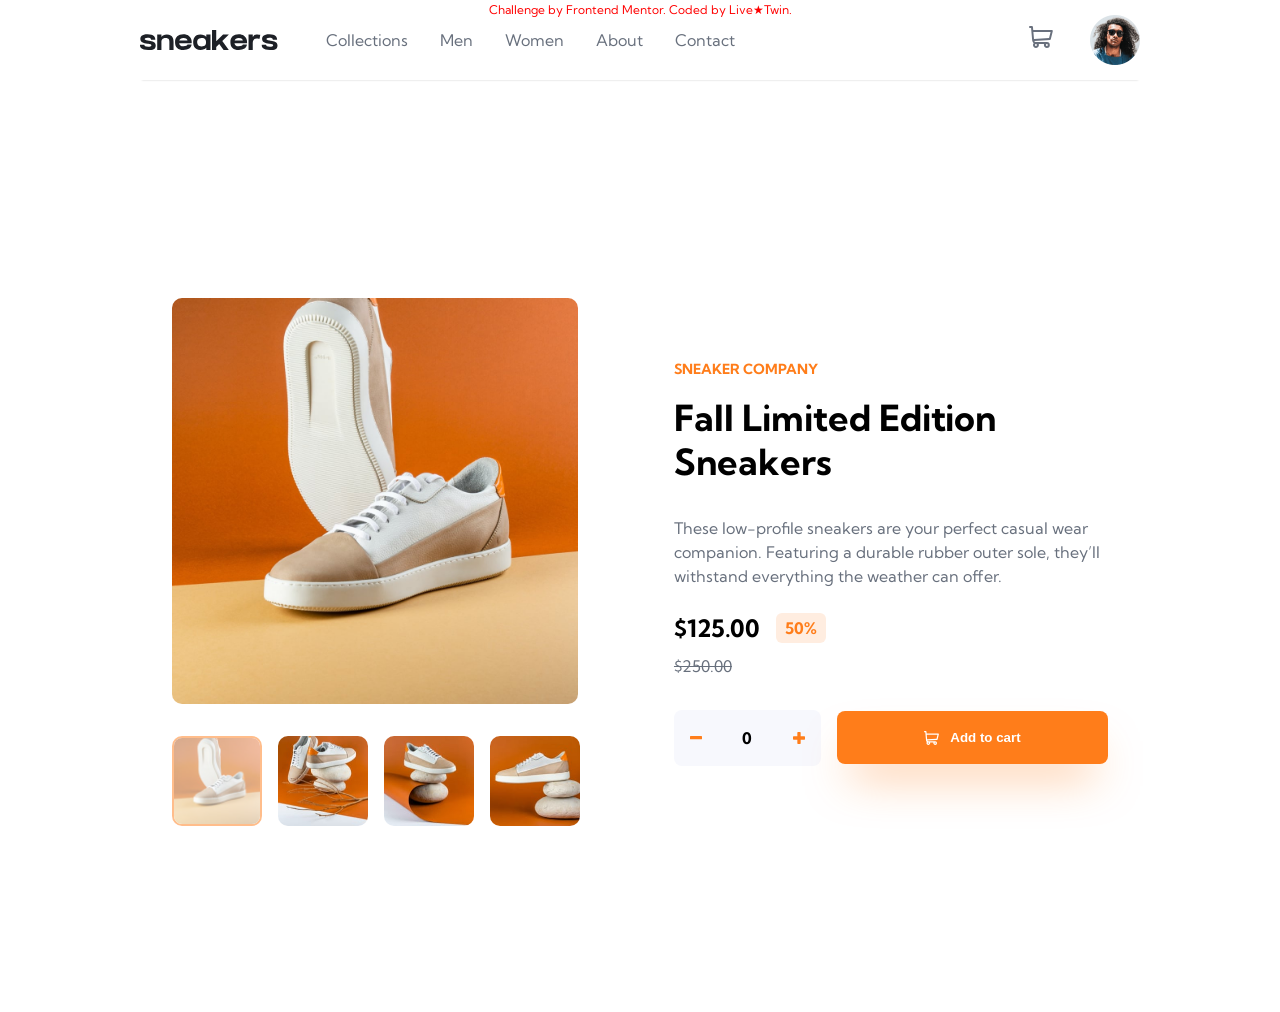
<file: index.html>
<!DOCTYPE html>
<html lang="en">
  <head>
    <meta charset="UTF-8" />
    <meta name="viewport" content="width=device-width, initial-scale=1.0" />
    <!-- displays site properly based on user's device -->

    <link
      rel="icon"
      type="image/png"
      sizes="32x32"
      href="./images/favicon-32x32.png"
    />
    <link rel="preconnect" href="https://fonts.googleapis.com" />
    <link rel="preconnect" href="https://fonts.gstatic.com" crossorigin />
    <link
      href="https://fonts.googleapis.com/css2?family=Kumbh+Sans:wght@100..900&display=swap"
      rel="stylesheet"
    />
    <link rel="stylesheet" href="./components/main.css" />
    <link rel="stylesheet" href="./components/style.css" />
    <link rel="stylesheet" href="./components/utils.css" />
    <title>Frontend Mentor | E-commerce product page</title>
  </head>
  <body>
    <div class="container">
      <header>
        <!-- navbar -->
        <nav>
          <div class="nav__container">
            <div class="nav__left">
              <img
                src="./images/icon-menu.svg"
                alt="menu"
                class="hidden menu"
                id="menu-btn"
              />
              <img src="./images/logo.svg" alt="logo" class="logo" />
              <div class="overlay"></div>
              <!-- placed this div here in nav left-->
              <ul class="nav__links">
                <img
                  src="./images/icon-close.svg"
                  alt="close"
                  class="close-btn hidden"
                />
                <li class="nav__link">Collections</li>
                <li class="nav__link">Men</li>
                <li class="nav__link">Women</li>
                <li class="nav__link">About</li>
                <li class="nav__link">Contact</li>
              </ul>
            </div>
            <div class="nav__right">
              <!-- cart -->
              <div class="cart__container">
                <button class="cart__btn">
                  <span class="indicator"></span>
                  <!-- to call on for numbers of items inside users cart later in js-->
                  <img src="./images/icon-cart.svg" alt="cart" class="cart" />
                </button>
                <div class="cart__wrap invisible">
                  <p class="cart__heading">Cart</p>
                  <div class="divider"></div>
                  <!-- line inside cart card-->
                  <div class="cart__content empty">
                    <p>Your cart is empty</p>
                  </div>
                </div>
              </div>
              <img
                src="./images/image-avatar.png"
                alt="avatar"
                class="avatar"
              />
            </div>
          </div>
        </nav>
      </header>
      <main>
        <!-- thumbnails -->
        <section class="thumbnails">
          <img
            src="./images/image-product-1.jpg"
            alt="product"
            class="main-thumbnail"
            id="invisible-mob"
          />
          <div class="mobile-thumb hidden">
            <img
              src="./images/image-product-1.jpg"
              alt="product"
              class="thumb-mob"
            />
            <button id="next">
              <img src="./images/icon-next.svg" alt="next" />
            </button>
            <button id="previous">
              <img src="./images/icon-previous.svg" alt="previous" />
            </button>
          </div>
          <div>
            <div class="preview">
              <img
                src="./images/image-product-1-thumbnail.jpg"
                alt="product"
                class="selected"
              />
              <img src="./images/image-product-2-thumbnail.jpg" alt="product" />
              <img src="./images/image-product-3-thumbnail.jpg" alt="product" />
              <img src="./images/image-product-4-thumbnail.jpg" alt="product" />
            </div>
          </div>
        </section>
        <!-- content -->
        <section class="content">
          <p class="company">Sneaker Company</p>
          <h1 class="title">Fall Limited Edition Sneakers</h1>
          <p class="desc">
            These low-profile sneakers are your perfect casual wear companion.
            Featuring a durable rubber outer sole, they’ll withstand everything
            the weather can offer.
          </p>
          <div class="price">
            <div class="new-price">
              <p class="now">$125.00</p>
              <span> 50%</span>
            </div>
            <p class="old-price">$250.00</p>
          </div>
          <div class="buttons">
            <div class="amount-btn">
              <button id="minus">
                <img src="./images/icon-minus.svg" alt="minus" />
              </button>
              <p class="amount">0</p>
              <button id="plus">
                <img src="./images/icon-plus.svg" alt="plus" />
              </button>
            </div>
            <button class="add-btn">
              <img src="./images/icon-cart.svg" alt="cart" />
              Add to cart
            </button>
          </div>
        </section>
      </main>
    </div>
    <!-- Lightbox -->
    <div class="lightbox invisible">
      <div class="lightbox-container">
        <button class="close-lightbox">
          <img src="./images/icon-close.svg" alt="close" />
        </button>
        <img
          src="./images/image-product-1.jpg"
          alt="product"
          class="main-thumbnail invisible-mob"
        />
        <div class="preview">
          <img
            src="./images/image-product-1-thumbnail.jpg"
            alt="product"
            class="selected"
          />
          <img src="./images/image-product-2-thumbnail.jpg" alt="product" />
          <img src="./images/image-product-3-thumbnail.jpg" alt="product" />
          <img src="./images/image-product-4-thumbnail.jpg" alt="product" />
        </div>
      </div>
    </div>
  </body>
  <div class="attribution">
    Challenge by
    <a href="https://www.frontendmentor.io?ref=challenge" target="_blank"
      >Frontend Mentor</a
    >. Coded by <a href="https://github.com/LivexTwin">Live★Twin</a>.
  </div>
  <script src="app.js"></script>
</html>
</file>
<file: components/main.css>
main {
  display: flex;
  height: 100dvh;

  gap: 3rem;
  align-items: center;
  justify-content: space-between;
  margin-inline: 2rem;
}

.thumbnails {
  display: flex;
  flex-direction: column;
}

.main-thumbnail {
  width: 1100px;
  cursor: pointer;
}

.preview {
  display: flex;
  gap: 1rem;
  margin-top: 2rem;
}

.preview img {
  width: 90px; /*  might need to change width to 100px */
  border-radius: 10px;
  cursor: pointer;
}

.preview img:hover {
  opacity: 60%;
}

.selected {
  border: 2px solid var(--clr-primary100);
  opacity: 50%;
}

.company {
  color: var(--clr-primary100);
  text-transform: uppercase;
  font-weight: 700;
  font-size: var(--size-sm);
  margin-bottom: 1rem;
}

.title {
  font-size: var(--size-4xl);
  margin-bottom: 2rem;
}

.desc {
  color: var(--clr-neutral200);
  margin-bottom: 1.5rem;
}

.price {
  display: flex;
  flex-direction: column;
  gap: 0.6rem;
  margin-bottom: 1rem;
}

.new-price {
  display: flex;
  align-items: center;
}

.now {
  font-size: var(--size-2xl);
  font-weight: 700;
}

.new-price span {
  margin-left: 1rem;
  background-color: var(--clr-primary200);
  padding: 0.2rem;

  width: 50px;
  text-align: center;
  border-radius: 6px;
  color: var(--clr-primary100);
  font-weight: 700;
}

.old-price {
  color: var(--clr-neutral200);
  text-decoration: line-through;
}

.buttons {
  display: flex;
  align-items: center;
  width: 100%;
  gap: 1rem;
  margin-top: 2rem;
}

.amount-btn {
  display: flex;
  background-color: var(--clr-neutral400);
  align-items: center;
  padding: 1rem; /* match both buttons' padding to achieve beautiful layouts */
  width: 35%;
  border-radius: 8px;
  justify-content: space-between;
}

.amount-btn button {
  background-color: transparent;
  border: none;
  display: flex;
  align-items: center;
  justify-content: center;
}

.amount {
  font-weight: 700;
}

.add-btn {
  width: 65%;
  background-color: var(--clr-primary100);
  color: var(--clr-light);
  border-radius: 8px;
  font-weight: 700;
  display: flex;
  align-items: center;
  justify-content: center;
  box-shadow: 0px 26px 45px -15px hsla(26, 100%, 55%, 0.5);
  gap: 0.7rem;
  padding: 1rem; /* match both buttons' padding to achieve beautiful layouts */
}

.add-btn:hover,
.amount-btn button:hover {
  opacity: 65%;
}

.add-btn img {
  filter: brightness(5); /* changes svg to white */
  width: 15px;
}

/* lightbox */

.lightbox {
  position: absolute;
  top: 0;
  bottom: 0;
  left: 0;
  right: 0;
  z-index: 999;
  background-color: rgba(0, 0, 0, 0.75);
  display: flex;
  align-items: center;
  flex-direction: column;
  justify-content: center;
}

.lightbox-container {
  position: relative;
}

.close-lightbox {
  position: absolute;
  top: -40px;
  right: 10px;
  color: var(--clr-primary100); /* might need to change */
  background-color: transparent;
  border: none;
}

.close-lightbox:hover img {
  filter: sepia(100%) hue-rotate(-50deg) saturate(600%) contrast(1);
}

.close-lightbox img {
  width: 20px;
  height: 20px;
}

.lightbox .main-thumbnail {
  width: 400px;
}
</file>
<file: components/style.css>
/* color variables */
:root {
  --clr-light: hsl(0, 0%, 100%);
  --clr-dark: hsl(0, 0%, 0%); /*(with 75% opacity for light box background); */
  --clr-primary100: hsl(26, 100%, 55%);
  --clr-primary200: hsl(25, 100%, 94%);
  --clr-primary300: ;
  --clr-primary400: ;
  --clr-neutral100: hsl(220, 13%, 13%);
  --clr-neutral200: hsl(219, 9%, 45%);
  --clr-neutral300: hsl(220, 14%, 75%);
  --clr-neutral400: hsl(223, 64%, 98%);

  /* comment color hex codes here for easy copy and paste*/
  /* - Linear, 135deg, from hsl(0, 0%, 100%), to hsl(0, 100%, 98%)
  - Linear, 135deg, from hsl(0, 80%, 86%), to hsl(0, 74%, 74%) */

  /* sizes */
  --size-xxs: 0.5rem;
  --size-xs: 0.75rem;
  --size-sm: 0.875rem;
  --size-base: 1rem;
  --size-lg: 1.125rem;
  --size-xl: 1.25rem;
  --size-2xl: 1.5rem;
  --size-3xl: 1.875rem;
  --size-4xl: 2.25rem;
  --size-5xl: 3rem;
  --size-6xl: 3.75rem;
  --size-7xl: 4.5rem;
  --size-8xl: 6rem;
  --size-9xl: 8rem;
  --size-10xl: 10rem;
}

/* IN MODERN_NORMALIZE ALREADY */
*,
::before,
::after {
  box-sizing: border-box;
}

* {
  margin: 0;
  padding: 0;
  line-height: calc(1em + 0.5rem);
}

/* html,
  body {
    height: 100%;
    width: 100%;
    overflow: hidden;
  } */

html {
  scroll-behavior: smooth;
}

body {
  /* font of your choice */
  font-family: "Kumbh Sans", sans-serif;
  /* background-color: grey; */
}

body {
  display: flex;
  flex-direction: column;
  align-items: center;
}

ul,
li,
ol {
  list-style: none;
  padding: 0;
  margin: 0;
}

picture,
video,
canvas,
svg {
  display: block;
  max-width: 100%;
  user-select: none;
}

img {
  max-width: 100%;
}

button {
  display: inline-block;
  padding: 0;
  border: none;
  cursor: pointer;
}
</file>
<file: components/utils.css>
/*  CHAMELEON RESPONSIVE SETUP */

/* xs */
/* @media (min-width: 475px) { 
 
  } */

/* sm */
/* @media (min-width: 640px) {
      
  }  */

/* md */
/* @media (min-width: 768px) {
      
  }  */

/* lg */
/* @media (min-width: 1024px) {
      
  }  */

/* xl */
/* @media (min-width: 1280px) {
      
  }  */

/* 2xl */
/* @media (min-width: 1536px) {
    
  }   */

/* attribution  */
.attribution a {
  list-style: none;
  text-decoration: none;
  color: inherit;
}

.attribution {
  color: red;
  position: absolute;
  font-size: var(--size-xs);
  top: 0;
}

/* attribution  */

.container {
  max-width: 1000px;
}

/* visibility */
.hidden {
  display: none;
}

.invisible {
  display: none !important;
}

/* navbar */

nav {
  height: 5rem;
  display: flex;
  justify-content: center;
  width: 100%;
  flex: 1;
  margin: 0 auto;
}

.nav__container {
  display: flex;
  width: 100%;
  justify-content: space-between;
  box-shadow: 0 2px 2px -2px rgba(0, 0, 0, 0.2);
}

.nav__left {
  display: flex;
  align-items: center;
  justify-content: center;
}

.nav__links {
  padding-left: 3rem;
  display: flex;
  align-items: center;
  gap: 2rem;
  color: var(--clr-neutral200);
}

.nav__link {
  cursor: pointer;
  height: 100%;
  position: relative;
}

.nav__link:hover::after {
  content: "";
  position: absolute;
  bottom: -35px;
  border-radius: 10px;
  display: block;
  background-color: var(--clr-primary100);
  width: 100%;
  height: 5px;
}

.nav__right {
  display: flex;
  align-items: center;
  gap: 2.3rem;
}

.avatar,
.cart {
  width: 50px;
  margin: 1rem 0;
}

.avatar:hover {
  outline: 2px solid var(--clr-primary100);
  border-radius: 50%;
  cursor: pointer;
}

.cart:hover {
  filter: brightness(0%);
}

.cart__btn {
  background-color: transparent;
  width: 24px;
}

.indicator {
  background-color: var(--clr-primary100);
  padding: 0.002rem 0.7rem;
  border-radius: 500px;
  color: var(--clr-light);
  position: absolute;
  top: 3px;
  right: -15px;
  z-index: 10;
}

/* cart */

.cart__container {
  position: relative;
}

.cart__wrap {
  position: absolute;
  left: -200px;
  top: 60px;
  z-index: 30;
  width: 350px;
  height: 250px;
  background-color: var(--clr-light);
  box-shadow: 0 15px 15px 0 #00000048;
  border-radius: 10px;
}

.cart__heading {
  font-size: var(--size-lg);
  font-weight: 700;
  padding: 1rem;
}

.divider {
  width: 100%;
  height: 1px;
  background-color: rgba(128, 128, 128, 0.226);
}

.empty {
  display: flex;
  align-items: center;
  justify-content: center;
}

.cart__content {
  height: 200px;
}

.product {
  display: flex;
  flex-direction: column;
  padding: 1rem;
  height: 100%;
  align-self: start;
  justify-content: space-around;
}

.cart__content .product div {
  display: flex;
  align-items: center;
  justify-content: space-between;
}

.product-title {
  color: var(--clr-neutral200);
  font-size: 0.95rem;
}

.product-info {
  gap: 0.2rem;
  display: flex;
  flex-direction: column;
  text-align: start;
}

.product-info p:last-child {
  margin-right: auto;
  color: var(--clr-neutral200);
}

.product__info b {
  color: var(--clr-dark);
}

.cart__content img {
  width: 60px;
  border-radius: 6px;
}

.delete-btn {
  background-color: transparent;
  border: none;
  width: 18px;
  cursor: pointer;
}

.checkout-btn {
  background-color: var(--clr-primary100);
  border-radius: 8px;
  border: none;
  color: white;
  font-weight: 700;
  font-size: var(--size-lg);
  font-family: inherit;
  padding: 1rem;
  cursor: pointer;
}

/* queries */

/* ----MOBILE---- */

@media screen and (max-width: 700px) {
  /* visibility  */
  .hidden {
    display: flex;
  }

  #invisible-mob {
    display: none !important;
  }

  main {
    gap: 0;
  }

  body {
    position: relative;
  }

  /* navbar  */

  .nav__container {
    padding-inline: 1rem;
  }

  .nav__left {
    align-items: center;
    gap: 1rem;
  }

  .cart {
    width: 25px;
    margin-top: 1.5rem;
  }
  /* 
  .menu {
    cursor: pointer;
  } */

  /* .close-btn {
    cursor: pointer;
  } */

  .overlay {
    position: absolute;
    z-index: 999;
    top: 0;
    bottom: 0;
    left: 0;
    right: 0;
    background-color: var(--clr-dark);
    opacity: 75%;
    display: none;
  }

  .nav__links {
    position: absolute;
    background-color: var(--clr-light);
    top: 0;
    bottom: 0;
    left: 0;
    width: 60%;
    z-index: 999;
    gap: 2;
    padding: 2rem;
    flex-direction: column;
    display: none;
    align-items: flex-start;
  }

  .nav__link:hover::after {
    bottom: -15px;
  }

  .active {
    display: flex;
  }

  .nav__link {
    height: fit-content;
    font-weight: 700;
    color: var(--clr-dark);
  }

  .nav__right {
    gap: 1.5rem;
  }

  .avatar {
    width: 30px;
  }

  .indicator {
    top: 10px;
    right: -12px;
  }

  /* main */
  main {
    flex-direction: column;
    align-items: center;
    margin-inline: 0;
    height: 100%;
  }

  .thumbnails {
    height: 45%;
  }

  .content {
    margin: 2rem;
    height: 50%;
  }

  .preview {
    display: none;
  }

  .mobile-thumb {
    position: relative;
    display: flex;
    overflow-x: hidden;
    min-width: 95dvw;
    margin-top: -0.5rem;
    z-index: 1;
  }

  .mobile-thumb img {
    object-fit: cover;
    width: 100%;
    z-index: 1;
  }

  .title {
    font-size: var(--size-3xl);
  }

  .price {
    flex-direction: row;
    align-items: center;

    justify-content: space-between;
  }

  .buttons {
    flex-direction: column;
    align-items: center;
    gap: 1rem;
    padding: 0 0 1rem 0;
  }

  .amount-btn {
    width: 100%;
  }

  .add-btn {
    width: 100%;
  }

  .cart__wrap {
    top: 15%;
    position: fixed;
    left: 2.5%;
    width: 95%;
  }

  #next {
    position: absolute;
    right: 5%;
    top: 50%;
    background-color: var(--clr-light);
    width: 50px;
    height: 50px;
    display: flex;
    align-items: center;
    justify-content: center;
    border-radius: 50%;
    text-align: center;
    z-index: 10;
  }

  #previous {
    position: absolute;
    left: 5%;
    top: 50%;
    background-color: var(--clr-light);
    width: 50px;
    height: 50px;
    display: flex;
    align-items: center;
    justify-content: center;
    border-radius: 50%;
    text-align: center;
    z-index: 10;
  }

  #next img,
  #previous img {
    width: 13px;
  }
}

/* ----DESKTOP---- */

@media screen and (min-width: 700px) {
  main {
    margin-top: 2rem;
  }

  .content {
    padding-left: 3rem;
  }

  .main-thumbnail {
    border-radius: 10px;
  }
}
</file>
